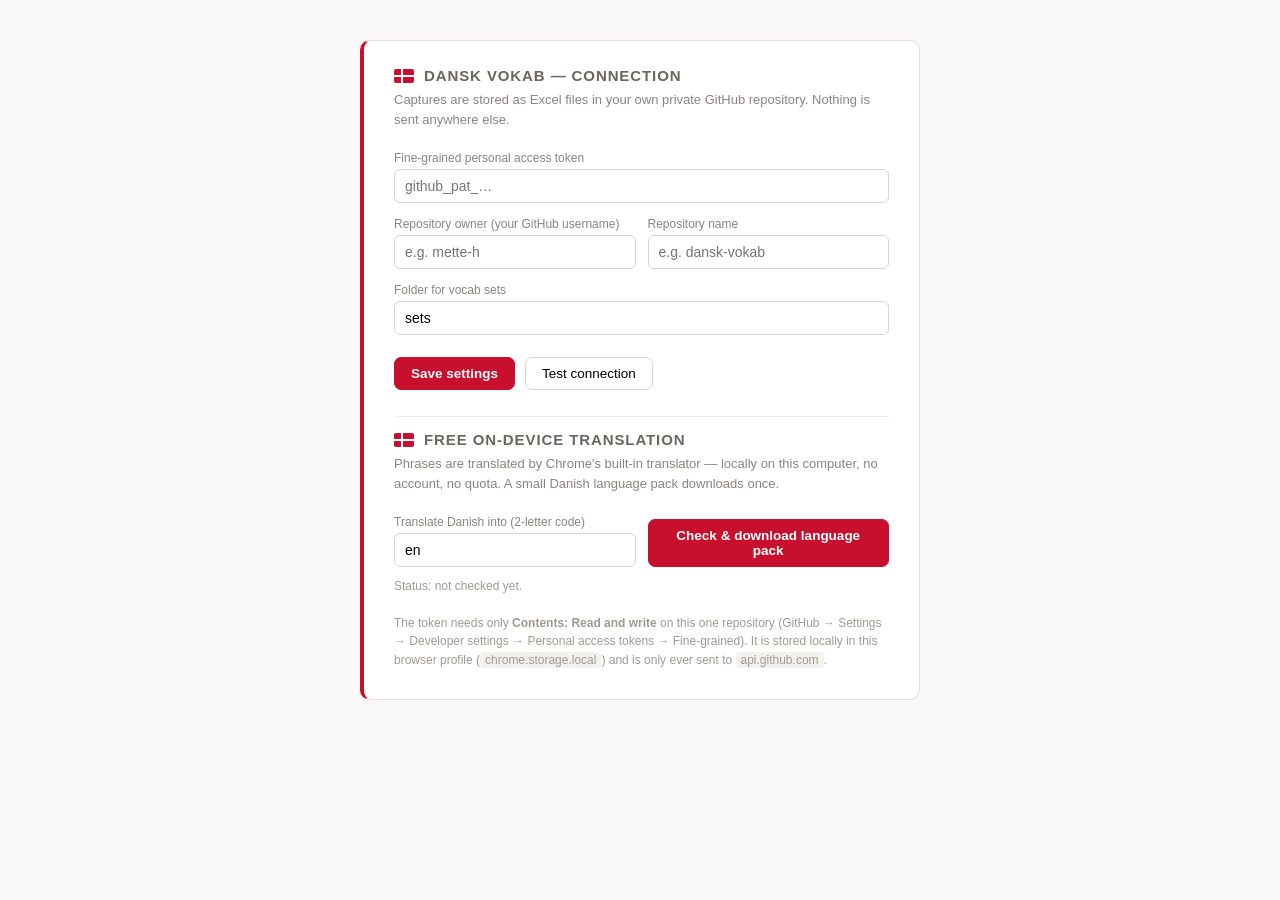
<file: dansk-vokab2-main/dansk-vokab-extension-v0.4/options.html>
<!doctype html>
<html>
<head>
<meta charset="utf-8">
<title>Dansk Vokab — Options</title>
<style>
  * { box-sizing: border-box; margin: 0; font-family: -apple-system, "Segoe UI", Roboto, Helvetica, Arial, sans-serif; }
  body { background: #faf9f7; color: #1c1c1c; font-size: 14px; }
  .wrap { max-width: 560px; margin: 40px auto; background: #fff; border: 1px solid #e3e0db; border-left: 4px solid #C8102E; border-radius: 10px; padding: 26px 30px 30px; }
  header { display: flex; align-items: center; gap: 10px; margin-bottom: 6px; }
  .flag { width: 20px; height: 14px; background: #C8102E; position: relative; border-radius: 2px; }
  .flag::before, .flag::after { content: ""; position: absolute; background: #fff; }
  .flag::before { left: 6.5px; top: 0; width: 2.5px; height: 100%; }
  .flag::after { top: 6px; left: 0; height: 2.5px; width: 100%; }
  h1 { font-size: 15px; letter-spacing: .06em; text-transform: uppercase; color: #6b665e; }
  p.lead { color: #8a857d; font-size: 13px; margin-bottom: 22px; line-height: 1.5; }
  label { display: block; font-size: 12px; color: #8a857d; margin: 14px 0 4px; }
  input { width: 100%; font-size: 14px; border: 1px solid #d8d4cd; border-radius: 6px; padding: 8px 10px; }
  input:focus, button:focus { outline: 2px solid #C8102E; outline-offset: 1px; }
  .row { display: flex; gap: 12px; }
  .row > div { flex: 1; }
  .actions { display: flex; gap: 10px; margin-top: 22px; align-items: center; }
  button { font-size: 13.5px; border-radius: 7px; padding: 8px 16px; cursor: pointer; border: 1px solid #d8d4cd; background: #fff; }
  button.primary { background: #C8102E; border-color: #C8102E; color: #fff; font-weight: 600; }
  #status { font-size: 13px; color: #6b665e; }
  #status.ok { color: #1d7a3a; } #status.bad { color: #C8102E; }
  .hint { font-size: 12px; color: #a09a91; margin-top: 18px; line-height: 1.55; }
  code { background: #f3f1ed; padding: 1px 5px; border-radius: 4px; font-size: 12px; }
</style>
</head>
<body>
<div class="wrap">
  <header><div class="flag"></div><h1>Dansk Vokab — connection</h1></header>
  <p class="lead">Captures are stored as Excel files in your own private GitHub repository. Nothing is sent anywhere else.</p>

  <label for="token">Fine-grained personal access token</label>
  <input id="token" type="password" placeholder="github_pat_…" autocomplete="off">

  <div class="row">
    <div>
      <label for="owner">Repository owner (your GitHub username)</label>
      <input id="owner" type="text" placeholder="e.g. mette-h">
    </div>
    <div>
      <label for="repo">Repository name</label>
      <input id="repo" type="text" placeholder="e.g. dansk-vokab">
    </div>
  </div>

  <label for="folder">Folder for vocab sets</label>
  <input id="folder" type="text" value="sets">

  <div class="actions">
    <button class="primary" id="save">Save settings</button>
    <button id="test">Test connection</button>
    <span id="status"></span>
  </div>

  <hr style="border:none;border-top:1px solid #eeece8;margin:26px 0 4px">
  <header style="margin-top:14px"><div class="flag"></div><h1>Free on-device translation</h1></header>
  <p class="lead" style="margin-bottom:8px">Phrases are translated by Chrome's built-in translator — locally on this computer, no account, no quota. A small Danish language pack downloads once.</p>

  <div class="row">
    <div>
      <label for="targetLang">Translate Danish into (2-letter code)</label>
      <input id="targetLang" type="text" value="en" maxlength="5">
    </div>
    <div style="display:flex;align-items:flex-end">
      <button class="primary" id="enableTr" style="width:100%">Check &amp; download language pack</button>
    </div>
  </div>
  <p class="hint" id="trStatus" style="margin-top:10px">Status: not checked yet.</p>

  <p class="hint">
    The token needs only <b>Contents: Read and write</b> on this one repository
    (GitHub → Settings → Developer settings → Personal access tokens → Fine-grained).
    It is stored locally in this browser profile (<code>chrome.storage.local</code>) and is only ever sent to <code>api.github.com</code>.
  </p>
</div>
<script src="options.js"></script>
</body>
</html>
</file>
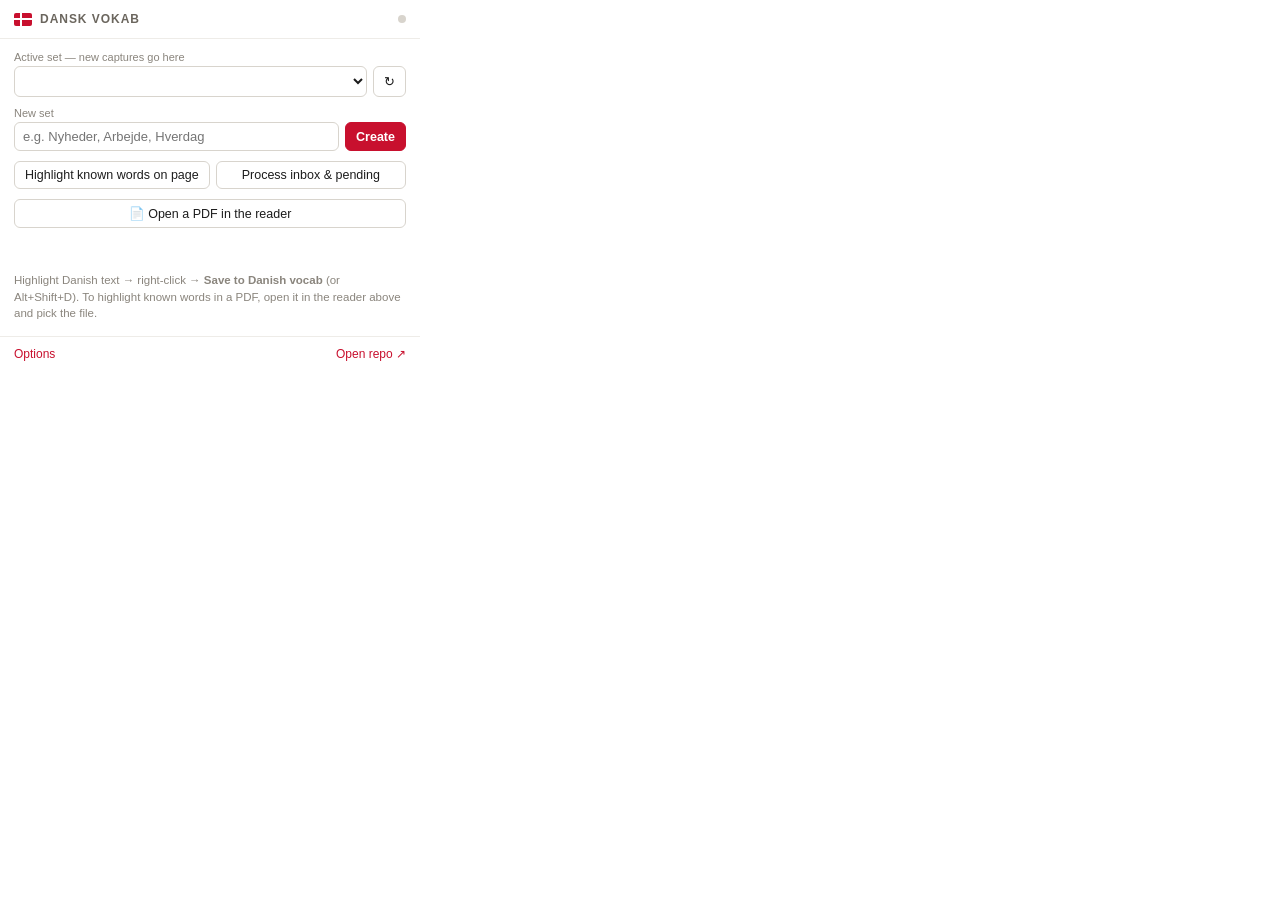
<file: dansk-vokab2-main/dansk-vokab-extension-v0.4/popup.html>
<!doctype html>
<html>
<head>
<meta charset="utf-8">
<style>
  * { box-sizing: border-box; margin: 0; font-family: -apple-system, "Segoe UI", Roboto, Helvetica, Arial, sans-serif; }
  body { width: 420px; background: #fff; color: #1c1c1c; font-size: 13px; }
  header { display: flex; align-items: center; gap: 8px; padding: 12px 14px; border-bottom: 1px solid #eeece8; }
  .flag { width: 18px; height: 13px; background: #C8102E; position: relative; border-radius: 2px; }
  .flag::before, .flag::after { content: ""; position: absolute; background: #fff; }
  .flag::before { left: 6px; top: 0; width: 2px; height: 100%; }
  .flag::after { top: 5.5px; left: 0; height: 2px; width: 100%; }
  h1 { font-size: 12px; letter-spacing: .08em; text-transform: uppercase; color: #6b665e; font-weight: 600; flex: 1; }
  .dot { width: 8px; height: 8px; border-radius: 99px; background: #d8d4cd; }
  .dot.ok { background: #1d7a3a; } .dot.bad { background: #C8102E; }
  main { padding: 12px 14px 14px; display: grid; gap: 10px; }
  label { font-size: 11px; color: #8a857d; display: block; margin-bottom: 3px; }
  select, input[type="text"] { width: 100%; font-size: 13px; border: 1px solid #d8d4cd; border-radius: 6px; padding: 6px 8px; background: #fff; color: #1c1c1c; }
  select:focus, input:focus, button:focus { outline: 2px solid #C8102E; outline-offset: 1px; }
  .row { display: flex; gap: 6px; }
  .row > * { flex: 1; }
  button { font-size: 12.5px; border-radius: 6px; padding: 6px 10px; cursor: pointer; border: 1px solid #d8d4cd; background: #fff; color: #1c1c1c; white-space: nowrap; }
  button.primary { background: #C8102E; border-color: #C8102E; color: #fff; font-weight: 600; }
  button.slim { flex: 0; }
  .muted { font-size: 11.5px; color: #8a857d; line-height: 1.45; }
  .queue { display: none; background: #fdf3f4; border: 1px solid #f0c8cd; border-radius: 6px; padding: 8px 10px; font-size: 12px; color: #8c1024; }
  .queue button { margin-left: 8px; }
  #msg { font-size: 12px; min-height: 14px; color: #6b665e; }
  #msg.bad { color: #C8102E; } #msg.ok { color: #1d7a3a; }
  footer { display: flex; justify-content: space-between; padding: 10px 14px; border-top: 1px solid #eeece8; }
  a { color: #C8102E; text-decoration: none; font-size: 12px; }
  a:hover { text-decoration: underline; }
  .setup { display: none; padding: 4px 0; }
  /* disambiguation */
  .choosebar { display: none; background: #fff8e6; border: 1px solid #f0dca0; border-radius: 6px; padding: 8px 10px; font-size: 12px; color: #7a5b00; align-items: center; justify-content: space-between; }
  .choosebar button { margin-left: 8px; }
  #chooser { display: none; }
  .ch-word { font-size: 14px; font-weight: 600; margin: 2px 0 2px; }
  .ch-sub { font-size: 11px; color: #8a857d; margin-bottom: 8px; }
  .cand { border: 1px solid #e3e0db; border-radius: 8px; padding: 8px 10px; margin-bottom: 7px; cursor: pointer; }
  .cand:hover { border-color: #C8102E; background: #fdf6f2; }
  .cand.sel { border-color: #C8102E; background: #fdf3f4; }
  .cand .pos { font-size: 11px; color: #C8102E; font-weight: 600; }
  .cand .da { font-size: 12px; color: #4d483f; margin-top: 2px; line-height: 1.4; }
  .cand .en { font-size: 12px; color: #1c1c1c; margin-top: 3px; font-style: italic; }
  .ch-actions { display: flex; gap: 6px; align-items: center; margin-top: 8px; }
  .ch-actions input { flex: 1; }
</style>
</head>
<body>
<header>
  <div class="flag" aria-hidden="true"></div>
  <h1>Dansk Vokab</h1>
  <div class="dot" id="dot" title="Connection"></div>
</header>
<main>
  <div class="setup" id="setup">
    <p class="muted">Not connected yet. Add your GitHub token and repository in <a href="#" id="openOptions1">Options</a> to start collecting.</p>
  </div>
  <div id="ready" style="display:none; display:grid; gap:10px;">
    <div>
      <label for="set">Active set — new captures go here</label>
      <div class="row">
        <select id="set"></select>
        <button class="slim" id="refresh" title="Reload set list from GitHub">↻</button>
      </div>
    </div>
    <div>
      <label for="newName">New set</label>
      <div class="row">
        <input type="text" id="newName" placeholder="e.g. Nyheder, Arbejde, Hverdag">
        <button class="slim primary" id="create">Create</button>
      </div>
    </div>
    <div class="queue" id="queue"><span id="queueText"></span><button id="retry">Retry</button></div>
    <div class="choosebar" id="choosebar"><span id="chooseText"></span><button id="openChooser">Pick senses</button></div>
    <div id="chooser">
      <div class="ch-word" id="chWord"></div>
      <div class="ch-sub" id="chSub">Pick the sense that matches how you saw the word.</div>
      <div id="chCands"></div>
      <div class="ch-actions">
        <input type="text" id="chTr" placeholder="translation…">
      </div>
      <div class="ch-actions">
        <button id="chSkip">Skip for now</button>
        <button class="primary" id="chSave" style="flex:1">Save choice</button>
      </div>
      <div id="chMsg" style="font-size:12px;min-height:14px;margin-top:6px;color:#6b665e"></div>
    </div>
    <div class="row">
      <button id="hl" title="Highlight every word you've saved (all sets) on the current page">Highlight known words on page</button>
      <button id="pending" title="File phone captures from the inbox, then enrich any rows still marked pending">Process inbox &amp; pending</button>
    </div>
    <div class="row">
      <button id="openpdf" title="Open the Dansk Vokab reader and choose a PDF — highlighting and capture work there">📄 Open a PDF in the reader</button>
    </div>
    <div id="msg"></div>
    <p class="muted" id="last"></p>
    <p class="muted">Highlight Danish text → right-click → <b>Save to Danish vocab</b> (or Alt+Shift+D). To highlight known words in a PDF, open it in the reader above and pick the file.</p>
  </div>
</main>
<footer>
  <a href="#" id="openOptions2">Options</a>
  <a href="#" id="openRepo" target="_blank">Open repo ↗</a>
</footer>
<script src="popup.js"></script>
</body>
</html>
</file>
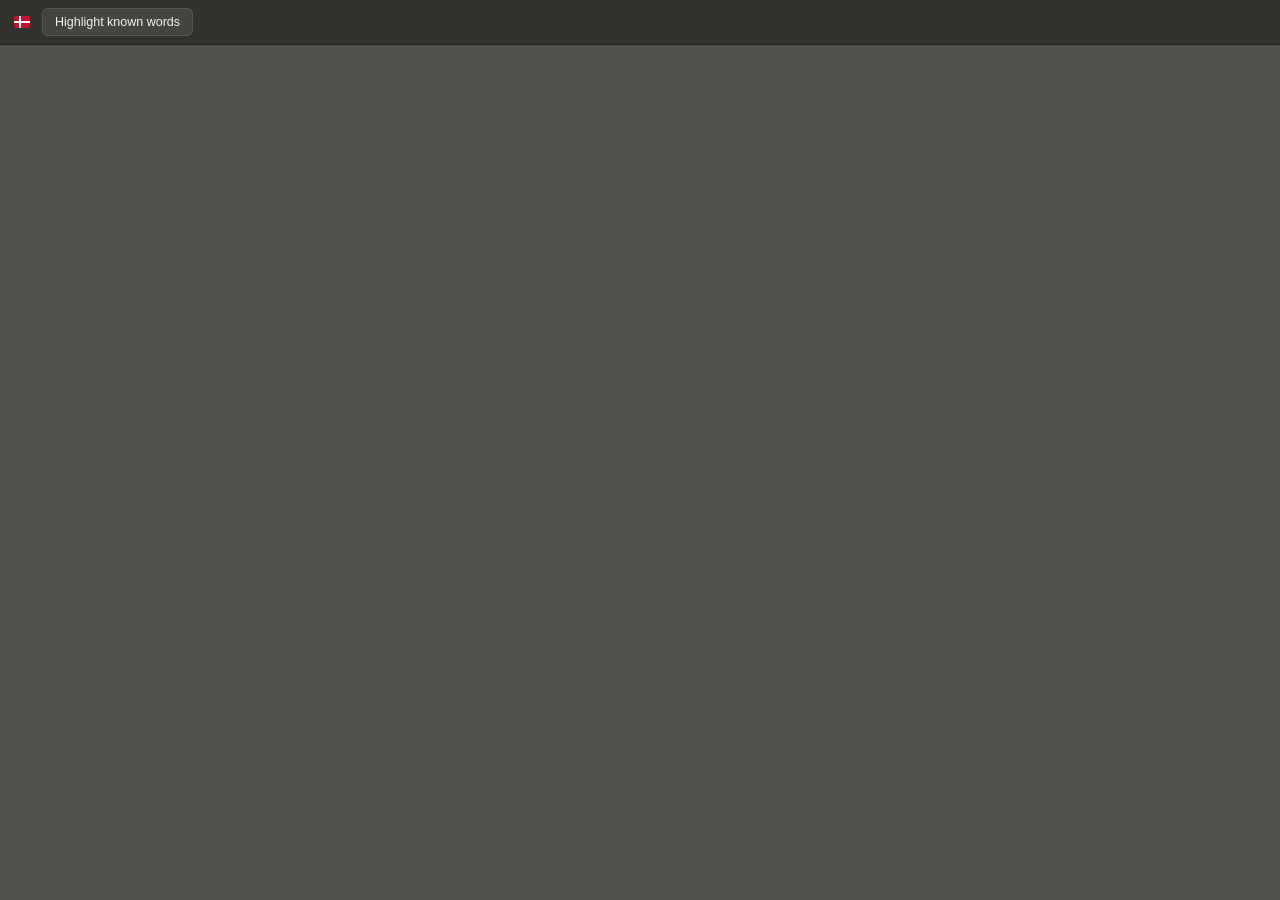
<file: dansk-vokab2-main/dansk-vokab-extension-v0.4/viewer.html>
<!doctype html>
<html>
<head>
<meta charset="utf-8">
<meta name="viewport" content="width=device-width, initial-scale=1">
<title>Dansk Vokab reader</title>
<link rel="stylesheet" href="viewer.css">
</head>
<body>
  <div id="bar">
    <div class="flag" aria-hidden="true"></div>
    <button id="hl" title="Highlight the Danish words you've already saved">Highlight known words</button>
    <span id="title"></span>
    <span id="status"></span>
  </div>
  <div id="pages"></div>
  <div id="error" hidden></div>
  <div id="pick" hidden>
    <p class="pick-lead" id="pick-lead">Open a PDF to read it here.</p>
    <p class="pick-name" id="pick-name"></p>
    <button id="pick-btn">Choose the PDF…</button>
    <input type="file" id="pick-input" accept="application/pdf,.pdf" hidden>
    <p class="pick-note">Chrome doesn't let extensions read local files on their own, so pick it once here. It opens instantly and highlighting works. (Web PDFs open automatically.)</p>
  </div>

  <div id="pop">
    <div class="word" id="pop-word"></div>
    <div class="set" id="pop-set"></div>
    <label for="pop-tr">Translation</label>
    <input type="text" id="pop-tr" autocomplete="off" autocapitalize="none">
    <div class="row">
      <button id="pop-close">Close</button>
      <button class="primary" id="pop-save">Save translation</button>
    </div>
    <div class="msg" id="pop-msg"></div>
  </div>

  <button id="savebar" hidden>＋ Save to vocab</button>

  <div id="cap" hidden>
    <div class="cap-top"><span class="cap-flag" aria-hidden="true"></span><span class="cap-brand">Save to Danish vocab</span><button id="cap-x" title="Close">✕</button></div>
    <label for="cap-term">Word / phrase</label>
    <input id="cap-term" type="text" autocomplete="off" autocapitalize="none">
    <label for="cap-tr">Translation — Enter saves</label>
    <input id="cap-tr" type="text" autocomplete="off" autocapitalize="none" placeholder="translating…">
    <label for="cap-set">Save to set</label>
    <select id="cap-set"></select>
    <label for="cap-note">Note (optional)</label>
    <input id="cap-note" type="text" autocomplete="off">
    <div class="cap-actions"><span class="msg" id="cap-msg"></span><button id="cap-cancel">Cancel</button><button class="primary" id="cap-save">Save</button></div>
  </div>

  <script type="module" src="viewer.js"></script>
</body>
</html>
</file>
<file: dansk-vokab2-main/dansk-vokab-extension-v0.4/viewer.css>
* { box-sizing: border-box; margin: 0; }
:root { --brand: #C8102E; }
html, body { height: 100%; }
body {
  background: #52504c;
  color: #1c1c1c;
  font-family: -apple-system, "Segoe UI", Roboto, Helvetica, Arial, sans-serif;
}

/* ---------- toolbar ---------- */
#bar {
  position: sticky; top: 0; z-index: 20;
  display: flex; align-items: center; gap: 12px;
  padding: 8px 14px;
  background: #33322f; color: #f3f1ec;
  border-bottom: 1px solid #26251f;
  font-size: 13px;
}
#bar .flag { width: 16px; height: 12px; background: var(--brand); position: relative; border-radius: 2px; flex: none; }
#bar .flag::before, #bar .flag::after { content: ""; position: absolute; background: #fff; }
#bar .flag::before { left: 5px; top: 0; width: 2px; height: 100%; }
#bar .flag::after { top: 5px; left: 0; height: 2px; width: 100%; }
#title { flex: 1; overflow: hidden; text-overflow: ellipsis; white-space: nowrap; color: #cfccc5; }
#bar button {
  font-size: 12.5px; border-radius: 6px; padding: 6px 12px; cursor: pointer;
  border: 1px solid #5a5852; background: #45443f; color: #f3f1ec;
}
#bar button:hover { background: #514f49; }
#bar button.on { background: var(--brand); border-color: var(--brand); color: #fff; font-weight: 600; }
#status { font-size: 12px; color: #b9b5ad; min-width: 120px; text-align: right; }

/* ---------- pages ---------- */
#pages { padding: 20px 0 60px; display: flex; flex-direction: column; align-items: center; gap: 16px; }
.page {
  position: relative; background: #fff;
  box-shadow: 0 2px 10px rgba(0,0,0,.35);
}
.page canvas { display: block; }

#error { color: #fff; text-align: center; padding: 60px 24px; line-height: 1.6; }
#error a { color: #ffd7dc; }

#pick { color: #f3f1ec; text-align: center; padding: 80px 24px; line-height: 1.6; }
#pick .pick-lead { font-size: 18px; }
#pick .pick-name { color: #b9b5ad; margin: 6px 0 20px; word-break: break-word; }
#pick #pick-btn {
  font-size: 15px; font-weight: 600; cursor: pointer;
  background: var(--brand); color: #fff; border: none; border-radius: 8px; padding: 12px 22px;
}
#pick #pick-btn:hover { background: #a50d26; }
#pick .pick-note { max-width: 460px; margin: 22px auto 0; font-size: 12.5px; color: #a9a59d; }

/* ---------- PDF.js text layer (from pdf_viewer.css, trimmed) ---------- */
.textLayer {
  position: absolute; text-align: initial; inset: 0; overflow: clip;
  opacity: 1; line-height: 1; text-size-adjust: none; forced-color-adjust: none;
  transform-origin: 0 0; caret-color: CanvasText; z-index: 1;
}
.textLayer :is(span, br) {
  color: transparent; position: absolute; white-space: pre; cursor: text; transform-origin: 0% 0%;
}
.textLayer span.markedContent { top: 0; height: 0; }
.textLayer .endOfContent {
  display: block; position: absolute; inset: 100% 0 0; z-index: 0; cursor: default; user-select: none;
}
.textLayer ::selection { background: rgba(0, 0, 255, .25); }

/* ---------- our known-word highlight (nested inside text-layer spans) ---------- */
.textLayer span.dv-known-word {
  position: static;          /* override the absolute rule above for our inline marker */
  color: transparent;        /* keep the glyph invisible; the canvas shows the real letters */
  background: rgba(200, 16, 46, .22);
  border-radius: 2px;
  cursor: pointer;
  pointer-events: auto;
}
.textLayer span.dv-known-word:hover { background: rgba(200, 16, 46, .38); }

/* ---------- click popover ---------- */
#pop {
  position: absolute; z-index: 30; display: none;
  width: 260px; background: #fff; color: #1c1c1c;
  border: 1px solid #e3e0db; border-left: 4px solid var(--brand); border-radius: 10px;
  box-shadow: 0 10px 30px rgba(20,16,12,.28); padding: 12px 14px;
  font-size: 13px;
}
#pop .word { font-size: 16px; font-weight: 600; }
#pop .base { font-size: 12px; color: #8a857d; font-weight: 400; margin-left: 6px; }
#pop .set { font-size: 11px; color: #a09a91; margin: 2px 0 8px; }
#pop label { font-size: 11px; color: #8a857d; display: block; margin-bottom: 3px; }
#pop input { width: 100%; font-size: 13px; border: 1px solid #d8d4cd; border-radius: 6px; padding: 6px 8px; }
#pop input:focus { outline: 2px solid var(--brand); outline-offset: 1px; }
#pop .row { display: flex; gap: 6px; margin-top: 8px; }
#pop button { font-size: 12.5px; border-radius: 6px; padding: 6px 10px; cursor: pointer; border: 1px solid #d8d4cd; background: #fff; }
#pop button.primary { background: var(--brand); border-color: var(--brand); color: #fff; font-weight: 600; flex: 1; }
#pop .msg { font-size: 12px; min-height: 14px; margin-top: 6px; color: #6b665e; }
#pop .msg.ok { color: #1d7a3a; } #pop .msg.bad { color: var(--brand); }

/* ---------- selection "Save" button ---------- */
#savebar {
  position: absolute; z-index: 40; display: none;
  font-size: 12.5px; font-weight: 600; cursor: pointer;
  background: var(--brand); color: #fff; border: none; border-radius: 99px;
  padding: 6px 12px; box-shadow: 0 4px 14px rgba(20,16,12,.35);
}
#savebar:hover { background: #a50d26; }

/* ---------- capture card ---------- */
#cap {
  position: absolute; z-index: 45; display: none;
  width: 320px; background: #fff; color: #1c1c1c;
  border: 1px solid #e3e0db; border-left: 4px solid var(--brand); border-radius: 10px;
  box-shadow: 0 12px 34px rgba(20,16,12,.32); padding: 12px 14px 14px;
  font-size: 13px;
}
#cap .cap-top { display: flex; align-items: center; gap: 8px; margin-bottom: 8px; }
#cap .cap-flag { width: 16px; height: 12px; background: var(--brand); position: relative; border-radius: 2px; flex: none; }
#cap .cap-flag::before, #cap .cap-flag::after { content: ""; position: absolute; background: #fff; }
#cap .cap-flag::before { left: 5px; top: 0; width: 2px; height: 100%; }
#cap .cap-flag::after { top: 5px; left: 0; height: 2px; width: 100%; }
#cap .cap-brand { flex: 1; font-size: 11px; letter-spacing: .06em; text-transform: uppercase; color: #8a857d; }
#cap #cap-x { border: none; background: none; font-size: 14px; color: #a09a91; cursor: pointer; padding: 0 2px; }
#cap label { font-size: 11px; color: #8a857d; display: block; margin: 8px 0 3px; }
#cap input, #cap select { width: 100%; font-size: 13px; border: 1px solid #d8d4cd; border-radius: 6px; padding: 6px 8px; background: #fff; color: #1c1c1c; }
#cap input:focus, #cap select:focus, #cap button:focus { outline: 2px solid var(--brand); outline-offset: 1px; }
#cap #cap-term { font-weight: 600; }
#cap #cap-tr { font-style: italic; }
#cap .cap-actions { display: flex; gap: 8px; align-items: center; margin-top: 12px; }
#cap .msg { flex: 1; font-size: 12px; color: #6b665e; }
#cap .msg.ok { color: #1d7a3a; } #cap .msg.bad { color: var(--brand); }
#cap button { font-size: 12.5px; border-radius: 7px; padding: 7px 13px; cursor: pointer; border: 1px solid #d8d4cd; background: #fff; }
#cap button.primary { background: var(--brand); border-color: var(--brand); color: #fff; font-weight: 600; }
#cap button:disabled { opacity: .55; cursor: default; }
</file>
